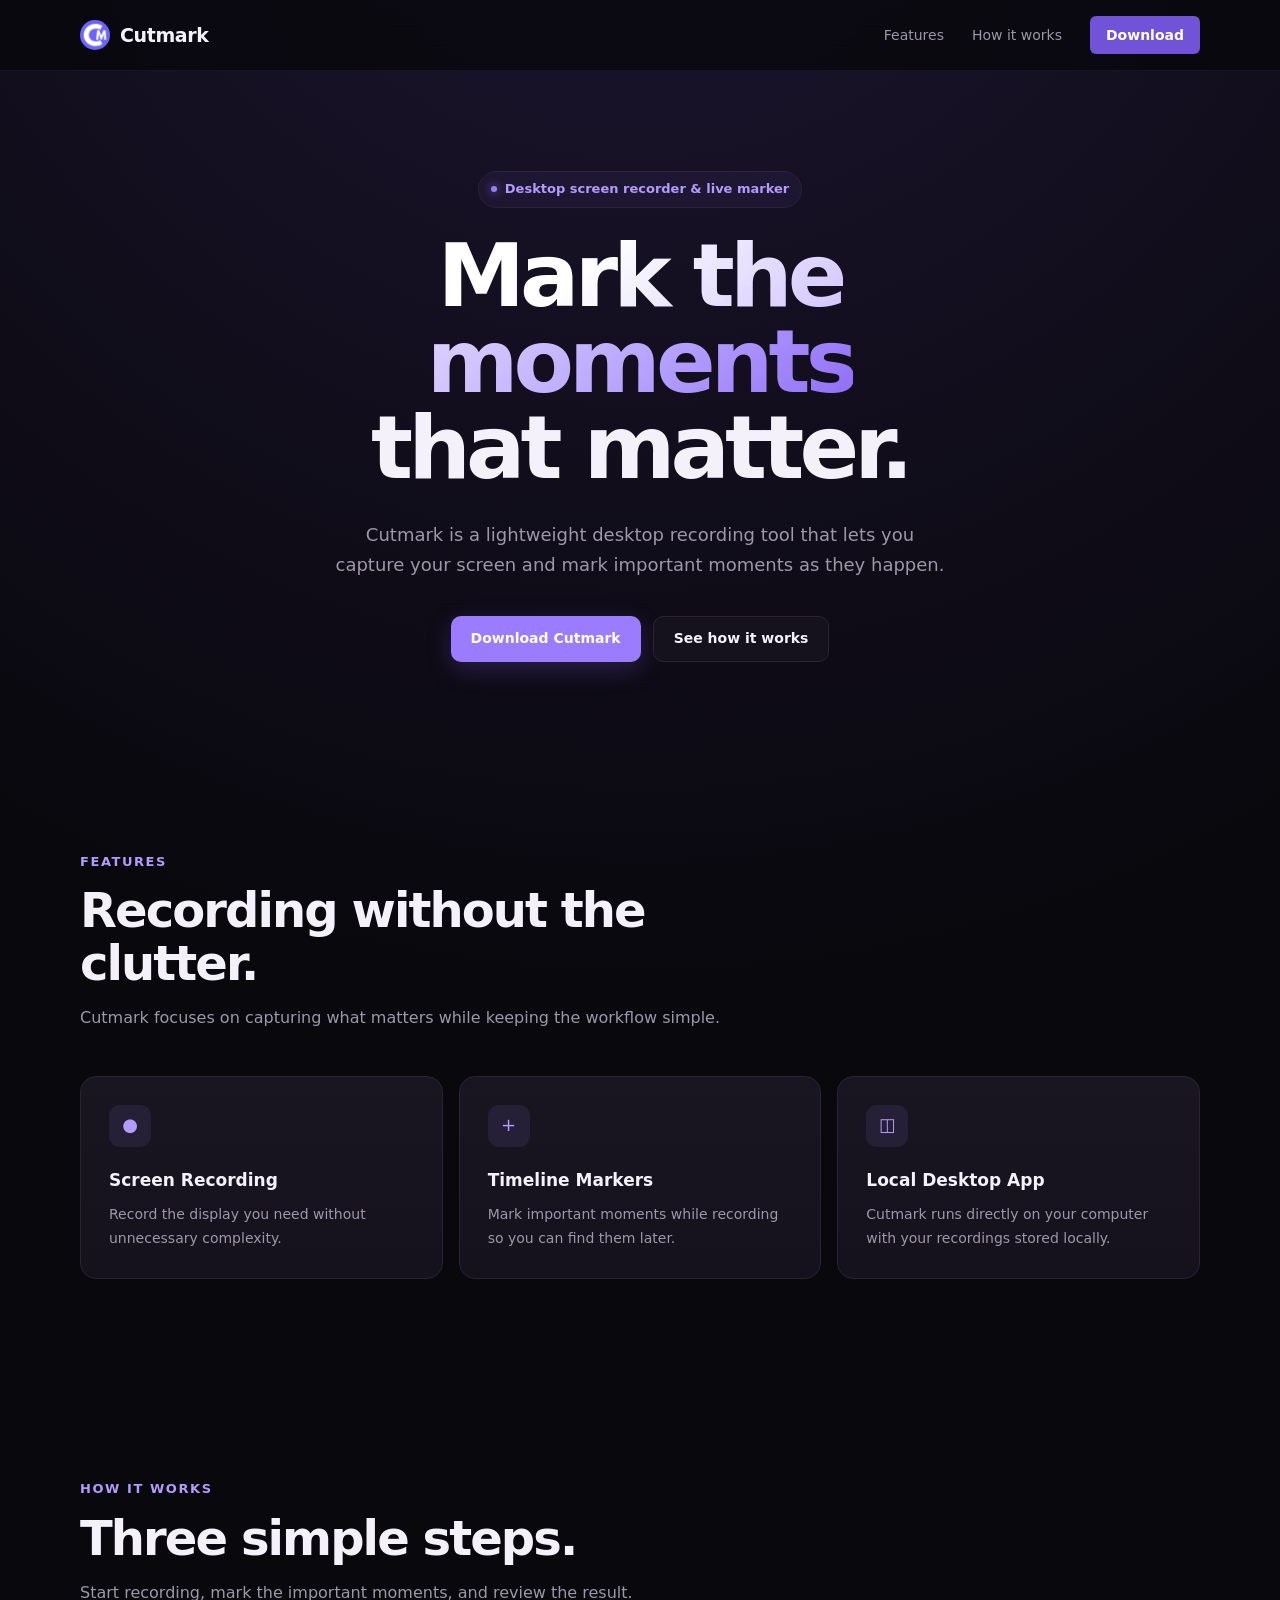
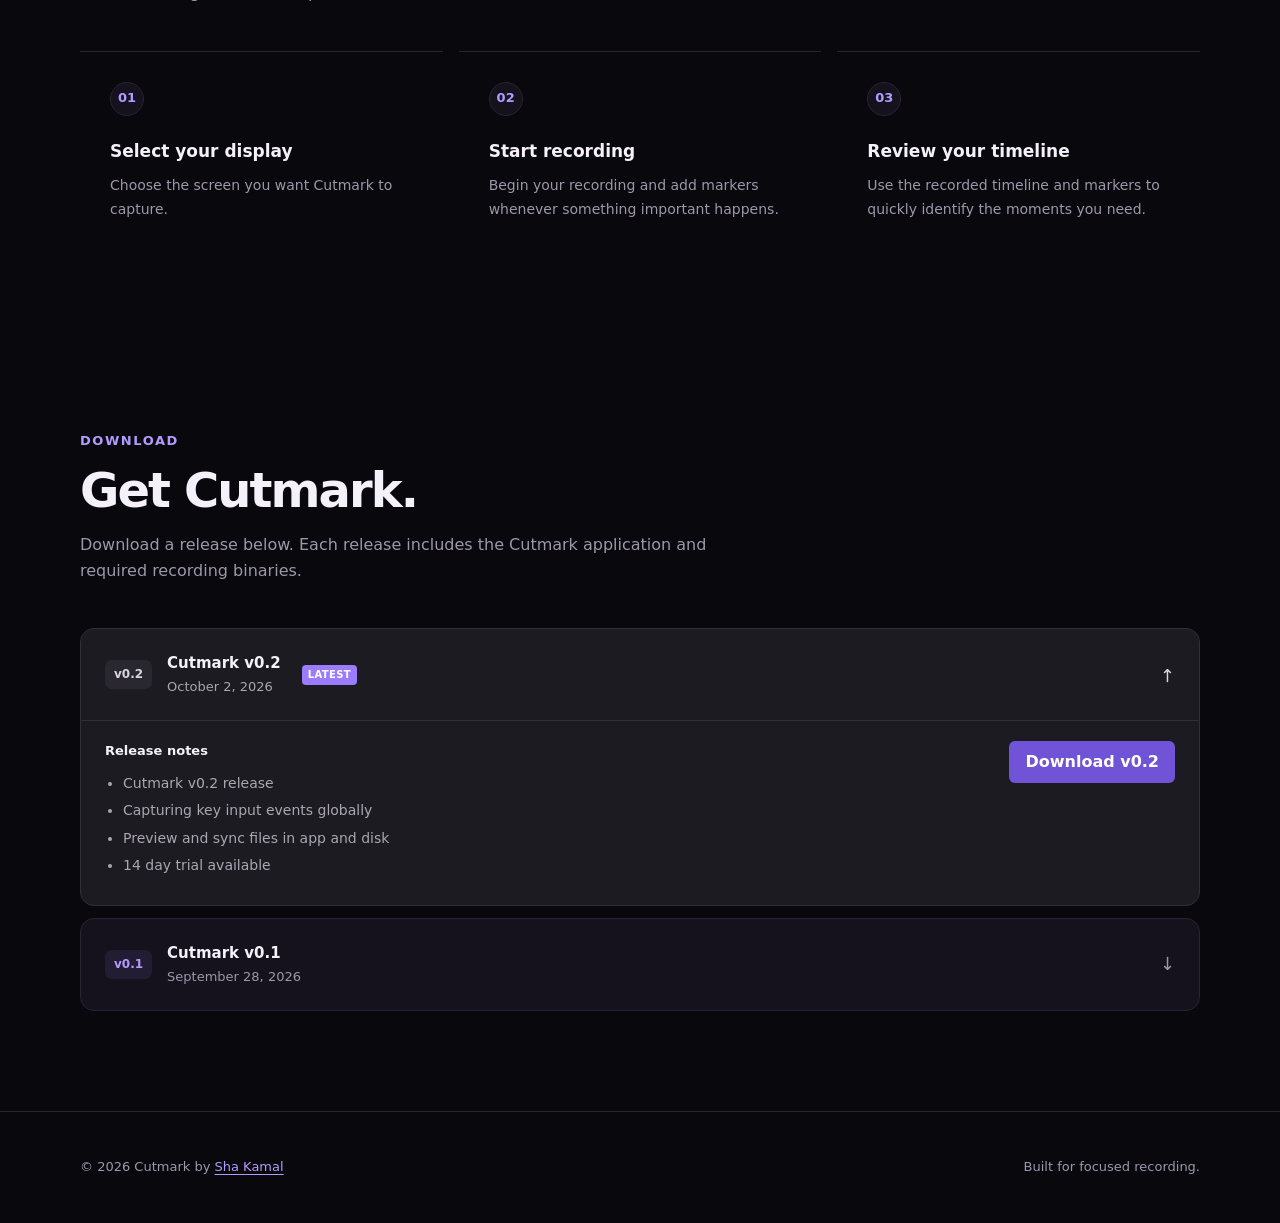
<file: cutmark/index.html>
<!doctype html>
<html lang="en">
    <head>
        <meta charset="UTF-8" />
        <meta name="viewport" content="width=device-width, initial-scale=1.0" />

        <link rel="icon" type="image/png" href="./icon.png" />

        <title>Cutmark | Live Marker</title>

        <meta
            name="description"
            content="Cutmark is a lightweight desktop screen recording tool for marking important moments while you record."
        />

        <style>
            :root {
                --bg: #09080d;
                --bg-soft: #100e17;
                --card: #15121d;
                --card-hover: #1b1725;
                --border: #292332;
                --text: #f4f1fa;
                --muted: #9d97aa;
                --muted-light: #c4bfce;
                --purple: #9b7cff;
                --purple-light: #b39aff;
                --purple-dark: #7053d6;
                --shadow: rgba(0, 0, 0, 0.35);
            }

            * {
                box-sizing: border-box;
                margin: 0;
                padding: 0;
            }

            html {
                scroll-behavior: smooth;
            }

            body {
                font-family:
                    Inter,
                    ui-sans-serif,
                    system-ui,
                    -apple-system,
                    BlinkMacSystemFont,
                    "Segoe UI",
                    sans-serif;

                background:
                    radial-gradient(
                        circle at 50% -10%,
                        rgba(123, 86, 220, 0.18),
                        transparent 40%
                    ),
                    var(--bg);

                color: var(--text);
                line-height: 1.6;
            }

            a {
                color: inherit;
                text-decoration: none;
            }

            .container {
                width: min(1120px, calc(100% - 40px));
                margin: 0 auto;
            }

            /* --------------------------------
               Navigation
            -------------------------------- */

            nav {
                position: sticky;
                top: 0;
                z-index: 100;

                background: rgba(9, 8, 13, 0.82);
                backdrop-filter: blur(16px);

                border-bottom: 1px solid rgba(255, 255, 255, 0.05);
            }

            .nav-inner {
                height: 70px;

                display: flex;
                align-items: center;
                justify-content: space-between;
            }

            .brand {
                display: flex;
                align-items: center;
                gap: 10px;

                font-size: 19px;
                font-weight: 700;
                letter-spacing: -0.02em;
            }

            .brand img {
                width: 30px;
                height: 30px;
                object-fit: contain;
                border-radius: 50%;
                flex-shrink: 0;
            }

            .nav-links {
                display: flex;
                align-items: center;
                gap: 28px;

                color: var(--muted);
                font-size: 14px;
            }

            .nav-links a {
                transition: color 0.2s ease;
            }

            .nav-links a:hover {
                color: var(--text);
            }

            /* --------------------------------
               Hero
            -------------------------------- */

            .hero {
                min-height: 650px;

                display: flex;
                align-items: center;
                justify-content: center;

                text-align: center;

                padding: 100px 0 90px;
            }

            .hero-content {
                max-width: 820px;
                margin: 0 auto;
            }

            .eyebrow {
                display: inline-flex;
                align-items: center;
                gap: 8px;

                padding: 7px 12px;

                border: 1px solid var(--border);
                border-radius: 999px;

                background: rgba(155, 124, 255, 0.06);

                color: var(--purple-light);

                font-size: 13px;
                font-weight: 600;

                margin-bottom: 25px;
            }

            .eyebrow-dot {
                width: 6px;
                height: 6px;

                border-radius: 50%;

                background: var(--purple);

                box-shadow: 0 0 10px rgba(155, 124, 255, 0.8);
            }

            h1 {
                font-size: clamp(48px, 8vw, 88px);
                line-height: 0.98;

                letter-spacing: -0.055em;

                margin-bottom: 28px;
            }

            .gradient-text {
                background: linear-gradient(
                    135deg,
                    #ffffff 20%,
                    #bba8ff 70%,
                    #8d6cf5
                );

                -webkit-background-clip: text;
                background-clip: text;

                color: transparent;
            }

            .hero-description {
                max-width: 620px;
                margin: 0 auto 35px;

                color: var(--muted);

                font-size: 18px;
                line-height: 1.7;
            }

            .hero-actions {
                display: flex;
                justify-content: center;
                gap: 12px;

                flex-wrap: wrap;
            }

            .button {
                display: inline-flex;
                align-items: center;
                justify-content: center;
                gap: 8px;

                min-height: 46px;

                padding: 0 20px;

                border-radius: 10px;

                font-size: 14px;
                font-weight: 600;

                transition:
                    transform 0.2s ease,
                    background 0.2s ease,
                    border-color 0.2s ease;
            }

            .button:hover {
                transform: translateY(-1px);
            }

            .button-primary {
                background: var(--purple);
                color: white;

                box-shadow: 0 8px 25px rgba(123, 86, 220, 0.25);
            }

            .button-primary:hover {
                background: var(--purple-light);
            }

            .button-secondary {
                border: 1px solid var(--border);
                background: var(--card);
                color: var(--text);
            }

            .button-secondary:hover {
                background: var(--card-hover);
                border-color: #3a3347;
            }

            /* --------------------------------
               Sections
            -------------------------------- */

            section {
                padding: 100px 0;
            }

            .section-header {
                max-width: 680px;
                margin-bottom: 45px;
            }

            .section-label {
                color: var(--purple-light);

                font-size: 13px;
                font-weight: 700;

                text-transform: uppercase;
                letter-spacing: 0.12em;

                margin-bottom: 12px;
            }

            h2 {
                font-size: clamp(32px, 5vw, 48px);
                line-height: 1.1;

                letter-spacing: -0.04em;

                margin-bottom: 15px;
            }

            .section-description {
                color: var(--muted);
                font-size: 16px;
            }

            /* --------------------------------
               Features
            -------------------------------- */

            .features-grid {
                display: grid;

                grid-template-columns: repeat(3, minmax(0, 1fr));

                gap: 16px;
            }

            .feature-card {
                padding: 28px;

                border: 1px solid var(--border);
                border-radius: 16px;

                background:
                    linear-gradient(
                        180deg,
                        rgba(255, 255, 255, 0.015),
                        transparent
                    ),
                    var(--card);

                transition:
                    transform 0.2s ease,
                    border-color 0.2s ease,
                    background 0.2s ease;
            }

            .feature-card:hover {
                transform: translateY(-3px);

                border-color: #3b334b;
                background: var(--card-hover);
            }

            .feature-icon {
                width: 42px;
                height: 42px;

                display: flex;
                align-items: center;
                justify-content: center;

                border-radius: 11px;

                background: rgba(155, 124, 255, 0.1);

                color: var(--purple-light);

                margin-bottom: 20px;

                font-size: 18px;
            }

            .feature-card h3 {
                font-size: 17px;
                margin-bottom: 9px;
            }

            .feature-card p {
                color: var(--muted);
                font-size: 14px;
                line-height: 1.7;
            }

            /* --------------------------------
               How it works
            -------------------------------- */

            .steps {
                display: grid;

                grid-template-columns: repeat(3, minmax(0, 1fr));

                gap: 16px;

                counter-reset: steps;
            }

            .step {
                position: relative;

                padding: 30px;

                border-top: 1px solid var(--border);
            }

            .step-number {
                width: 34px;
                height: 34px;

                display: flex;
                align-items: center;
                justify-content: center;

                border-radius: 50%;

                background: var(--card);
                border: 1px solid var(--border);

                color: var(--purple-light);

                font-size: 13px;
                font-weight: 700;

                margin-bottom: 22px;
            }

            .step h3 {
                font-size: 17px;
                margin-bottom: 9px;
            }

            .step p {
                color: var(--muted);
                font-size: 14px;
                line-height: 1.7;
            }

            /* --------------------------------
               Download
            -------------------------------- */

            .download-section {
                padding-top: 80px;
            }

            .release-list {
                display: flex;
                flex-direction: column;
                gap: 12px;
            }

            .release {
                overflow: hidden;

                border: 1px solid var(--border);
                border-radius: 14px;

                background: var(--card);

                transition:
                    background 0.2s ease,
                    border-color 0.2s ease;
            }

            /* Open release uses dark gray instead of purple */

            .release[open] {
                background: #1c1b21;
                border-color: #302e36;
            }

            .release summary {
                cursor: pointer;

                list-style: none;

                display: flex;
                align-items: center;
                justify-content: space-between;

                gap: 20px;

                padding: 22px 24px;
            }

            .release summary::-webkit-details-marker {
                display: none;
            }

            .release summary:hover {
                background: rgba(255, 255, 255, 0.015);
            }

            .release-info {
                display: flex;
                align-items: center;
                gap: 15px;
            }

            .release-version {
                display: inline-flex;
                align-items: center;

                padding: 5px 9px;

                border-radius: 7px;

                background: rgba(155, 124, 255, 0.1);

                color: var(--purple-light);

                font-size: 12px;
                font-weight: 700;
            }

            .release[open] .release-version {
                background: #29272f;
                color: #d8d5df;
            }

            .release-title {
                font-size: 15px;
                font-weight: 600;
            }

            .release-date {
                color: var(--muted);

                font-size: 13px;

                margin-top: 2px;
            }

            .release[open] .release-date {
                color: #aaa6b2;
            }

            .release-arrow {
                color: var(--muted);

                font-size: 18px;

                transition: transform 0.2s ease;
            }

            .release[open] .release-arrow {
                color: #d8d5df;
                transform: rotate(180deg);
            }

            .release-body {
                padding: 0 24px 24px;

                border-top: 1px solid var(--border);
            }

            .release[open] .release-body {
                border-top-color: #302e36;
            }

            .release-content {
                padding-top: 20px;

                display: flex;
                align-items: flex-start;
                justify-content: space-between;

                gap: 30px;
            }

            .release-notes {
                flex: 1;
            }

            .release-notes-title {
                font-size: 13px;
                font-weight: 700;

                margin-bottom: 10px;
            }

            .release-notes ul {
                padding-left: 18px;

                color: var(--muted);

                font-size: 14px;
            }

            .release[open] .release-notes ul {
                color: #aaa6b2;
            }

            .release-notes li {
                margin-bottom: 5px;
            }

            .download-button {
                flex-shrink: 0;
            }

            /* --------------------------------
               Footer
            -------------------------------- */

            footer {
                padding: 45px 0;

                border-top: 1px solid var(--border);

                color: var(--muted);

                font-size: 13px;
            }

            .footer-inner {
                display: flex;
                align-items: center;
                justify-content: space-between;

                gap: 20px;
            }

            .footer-author {
                color: var(--muted);

                transition: color 0.2s ease;
            }

            .footer-author:hover {
                color: var(--purple-light);
            }

            /* --------------------------------
               Responsive
            -------------------------------- */

            @media (max-width: 800px) {
                .features-grid,
                .steps {
                    grid-template-columns: 1fr;
                }

                .nav-links {
                    gap: 15px;
                }

                .hero {
                    min-height: 560px;
                    padding: 80px 0;
                }

                .release-content {
                    flex-direction: column;
                }

                .download-button {
                    width: 100%;
                }

                .download-button .button {
                    width: 100%;
                }
            }

            @media (max-width: 560px) {
                .container {
                    width: min(100% - 28px, 1120px);
                }

                .nav-inner {
                    height: 62px;
                }

                .nav-links {
                    display: none;
                }

                h1 {
                    font-size: 50px;
                }

                .hero-description {
                    font-size: 16px;
                }

                section {
                    padding: 75px 0;
                }

                .release summary {
                    padding: 18px;
                }

                .release-body {
                    padding: 0 18px 18px;
                }

                .release-info {
                    gap: 10px;
                }

                .release-title {
                    font-size: 14px;
                }

                .footer-inner {
                    flex-direction: column;
                    align-items: flex-start;
                }
            }
        </style>
    </head>

    <body>
        <!-- Navigation -->

        <nav>
            <div class="container nav-inner">
                <a href="#" class="brand">
                    <img src="./icon.png" alt="Cutmark" />
                    <span>Cutmark</span>
                </a>

                <div class="nav-links">
                    <a href="#features">Features</a>

                    <a href="#how-it-works">How it works</a>

                    <a
                        href="#download"
                        style="
                            background: var(--purple-dark);
                            color: #fff;
                            padding: 8px 16px;
                            border-radius: 6px;
                            text-decoration: none;
                            font-weight: 600;
                        "
                        onmouseover="this.style.background = 'var(--purple)'"
                        onmouseout="
                            this.style.background = 'var(--purple-dark)'
                        "
                    >
                        Download
                    </a>
                </div>
            </div>
        </nav>

        <!-- Hero -->

        <main>
            <section class="hero">
                <div class="container hero-content">
                    <div class="eyebrow">
                        <span class="eyebrow-dot"></span>
                        Desktop screen recorder & live marker
                    </div>

                    <h1>
                        <span class="gradient-text"> Mark the moments </span>
                        <br />
                        that matter.
                    </h1>

                    <p class="hero-description">
                        Cutmark is a lightweight desktop recording tool that
                        lets you capture your screen and mark important moments
                        as they happen.
                    </p>

                    <div class="hero-actions">
                        <a href="#download" class="button button-primary">
                            Download Cutmark
                        </a>

                        <a href="#how-it-works" class="button button-secondary">
                            See how it works
                        </a>
                    </div>
                </div>
            </section>

            <!-- Features -->

            <section id="features">
                <div class="container">
                    <div class="section-header">
                        <div class="section-label">Features</div>

                        <h2>Recording without the clutter.</h2>

                        <p class="section-description">
                            Cutmark focuses on capturing what matters while
                            keeping the workflow simple.
                        </p>
                    </div>

                    <div class="features-grid">
                        <div class="feature-card">
                            <div class="feature-icon">●</div>

                            <h3>Screen Recording</h3>

                            <p>
                                Record the display you need without unnecessary
                                complexity.
                            </p>
                        </div>

                        <div class="feature-card">
                            <div class="feature-icon">+</div>

                            <h3>Timeline Markers</h3>

                            <p>
                                Mark important moments while recording so you
                                can find them later.
                            </p>
                        </div>

                        <div class="feature-card">
                            <div class="feature-icon">◫</div>

                            <h3>Local Desktop App</h3>

                            <p>
                                Cutmark runs directly on your computer with your
                                recordings stored locally.
                            </p>
                        </div>
                    </div>
                </div>
            </section>

            <!-- How it works -->

            <section id="how-it-works">
                <div class="container">
                    <div class="section-header">
                        <div class="section-label">How it works</div>

                        <h2>Three simple steps.</h2>

                        <p class="section-description">
                            Start recording, mark the important moments, and
                            review the result.
                        </p>
                    </div>

                    <div class="steps">
                        <div class="step">
                            <div class="step-number">01</div>

                            <h3>Select your display</h3>

                            <p>
                                Choose the screen you want Cutmark to capture.
                            </p>
                        </div>

                        <div class="step">
                            <div class="step-number">02</div>

                            <h3>Start recording</h3>

                            <p>
                                Begin your recording and add markers whenever
                                something important happens.
                            </p>
                        </div>

                        <div class="step">
                            <div class="step-number">03</div>

                            <h3>Review your timeline</h3>

                            <p>
                                Use the recorded timeline and markers to quickly
                                identify the moments you need.
                            </p>
                        </div>
                    </div>
                </div>
            </section>

            <!-- Download -->

            <section id="download" class="download-section">
                <div class="container">
                    <div class="section-header">
                        <div class="section-label">Download</div>

                        <h2>Get Cutmark.</h2>

                        <p class="section-description">
                            Download a release below. Each release includes the
                            Cutmark application and required recording binaries.
                        </p>
                    </div>

                    <div id="release-list" class="release-list"></div>
                </div>
            </section>
        </main>

        <!-- Footer -->

        <footer>
            <div class="container footer-inner">
                <div>
                    © <span id="year"></span>
                    Cutmark by
                    <a
                        href="https://shakamal.com"
                        target="_blank"
                        rel="noopener noreferrer"
                        style="
                            color: var(--purple-light);
                            text-decoration: underline;
                            text-underline-offset: 3px;
                        "
                    >
                        Sha Kamal
                    </a>
                </div>

                <div>Built for focused recording.</div>
            </div>
        </footer>

        <script>
            /*
             * Cutmark releases
             *
             * Google Drive file IDs are taken from the sharing URLs.
             */

            const RELEASES = [
                {
                    name: "Cutmark v0.2",
                    version: "0.2",
                    date: "2026-10-02",
                    download:
                        "https://drive.usercontent.google.com/download?id=1hWQMHm41gso4gxeo9PU5Zr_tjYt04qRK",
                    notes: [
                        "Cutmark v0.2 release",
                        "Capturing key input events globally",
                        "Preview and sync files in app and disk",
                        "14 day trial available",
                    ],
                },
                {
                    name: "Cutmark v0.1",
                    version: "0.1",
                    date: "2026-09-28",
                    download:
                        "https://drive.google.com/uc?export=download&id=1gFqni8XCV2P5SXUI3lJE3S_QBKb9bOwK",
                    notes: [
                        "Initial Cutmark v0.1 release",
                        "Screen recording support",
                        "Mic and System audio capturing",
                        "Timeline markers",
                    ],
                },
            ];

            /*
             * Format release dates.
             */

            function formatDate(dateString) {
                const date = new Date(`${dateString}T00:00:00`);

                return date.toLocaleDateString("en-US", {
                    year: "numeric",
                    month: "long",
                    day: "numeric",
                });
            }

            /*
             * Render releases.
             */

            function renderReleases() {
                const container = document.getElementById("release-list");

                container.innerHTML = "";

                RELEASES.forEach((release, index) => {
                    const details = document.createElement("details");

                    details.className = "release";

                    /*
                     * Automatically expand the latest release.
                     */

                    if (index === 0) {
                        details.open = true;
                    }

                    const notes = release.notes
                        .map((note) => `<li>${note}</li>`)
                        .join("");

                    details.innerHTML = `
                        <summary>
                            <div class="release-info">
                                <div class="release-version">
                                    v${release.version}
                                </div>

                                <div>
                                    <div class="release-title">
                                        ${release.name}
                                    </div>

                                    <div class="release-date">
                                        ${formatDate(release.date)}
                                    </div>
                                </div>

                                ${
                                    index === 0
                                        ? `<span
                                            style="
                                                margin-left: 6px;
                                                padding: 2px 6px;
                                                border-radius: 4px;
                                                background: var(--purple);
                                                color: #fff;
                                                font-size: 10px;
                                                font-weight: 700;
                                                letter-spacing: 0.04em;
                                            "
                                        >
                                            LATEST
                                        </span>`
                                        : ""
                                }
                            </div>

                            <div class="release-arrow">
                                ↓
                            </div>
                        </summary>

                        <div class="release-body">
                            <div class="release-content">
                                <div class="release-notes">
                                    <div class="release-notes-title">
                                        Release notes
                                    </div>

                                    <ul>
                                        ${notes}
                                    </ul>
                                </div>

                                <div class="download-button">
                                    <a
                                        href="${release.download}"
                                        target="_blank"
                                        rel="noopener noreferrer"
                                        style="
                                            display: inline-block;
                                            background: var(--purple-dark);
                                            color: #fff;
                                            padding: 8px 16px;
                                            border-radius: 6px;
                                            text-decoration: none;
                                            font-weight: 600;
                                            transition: background 0.2s ease;
                                        "
                                        onmouseover="this.style.background='var(--purple)'"
                                        onmouseout="this.style.background='var(--purple-dark)'"
                                    >
                                        Download v${release.version}
                                    </a>
                                </div>
                            </div>
                        </div>
                    `;

                    container.appendChild(details);
                });
            }

            /*
             * Footer year.
             */

            document.getElementById("year").textContent =
                new Date().getFullYear();

            /*
             * Render release list.
             */

            renderReleases();
        </script>
    </body>
</html>
</file>
